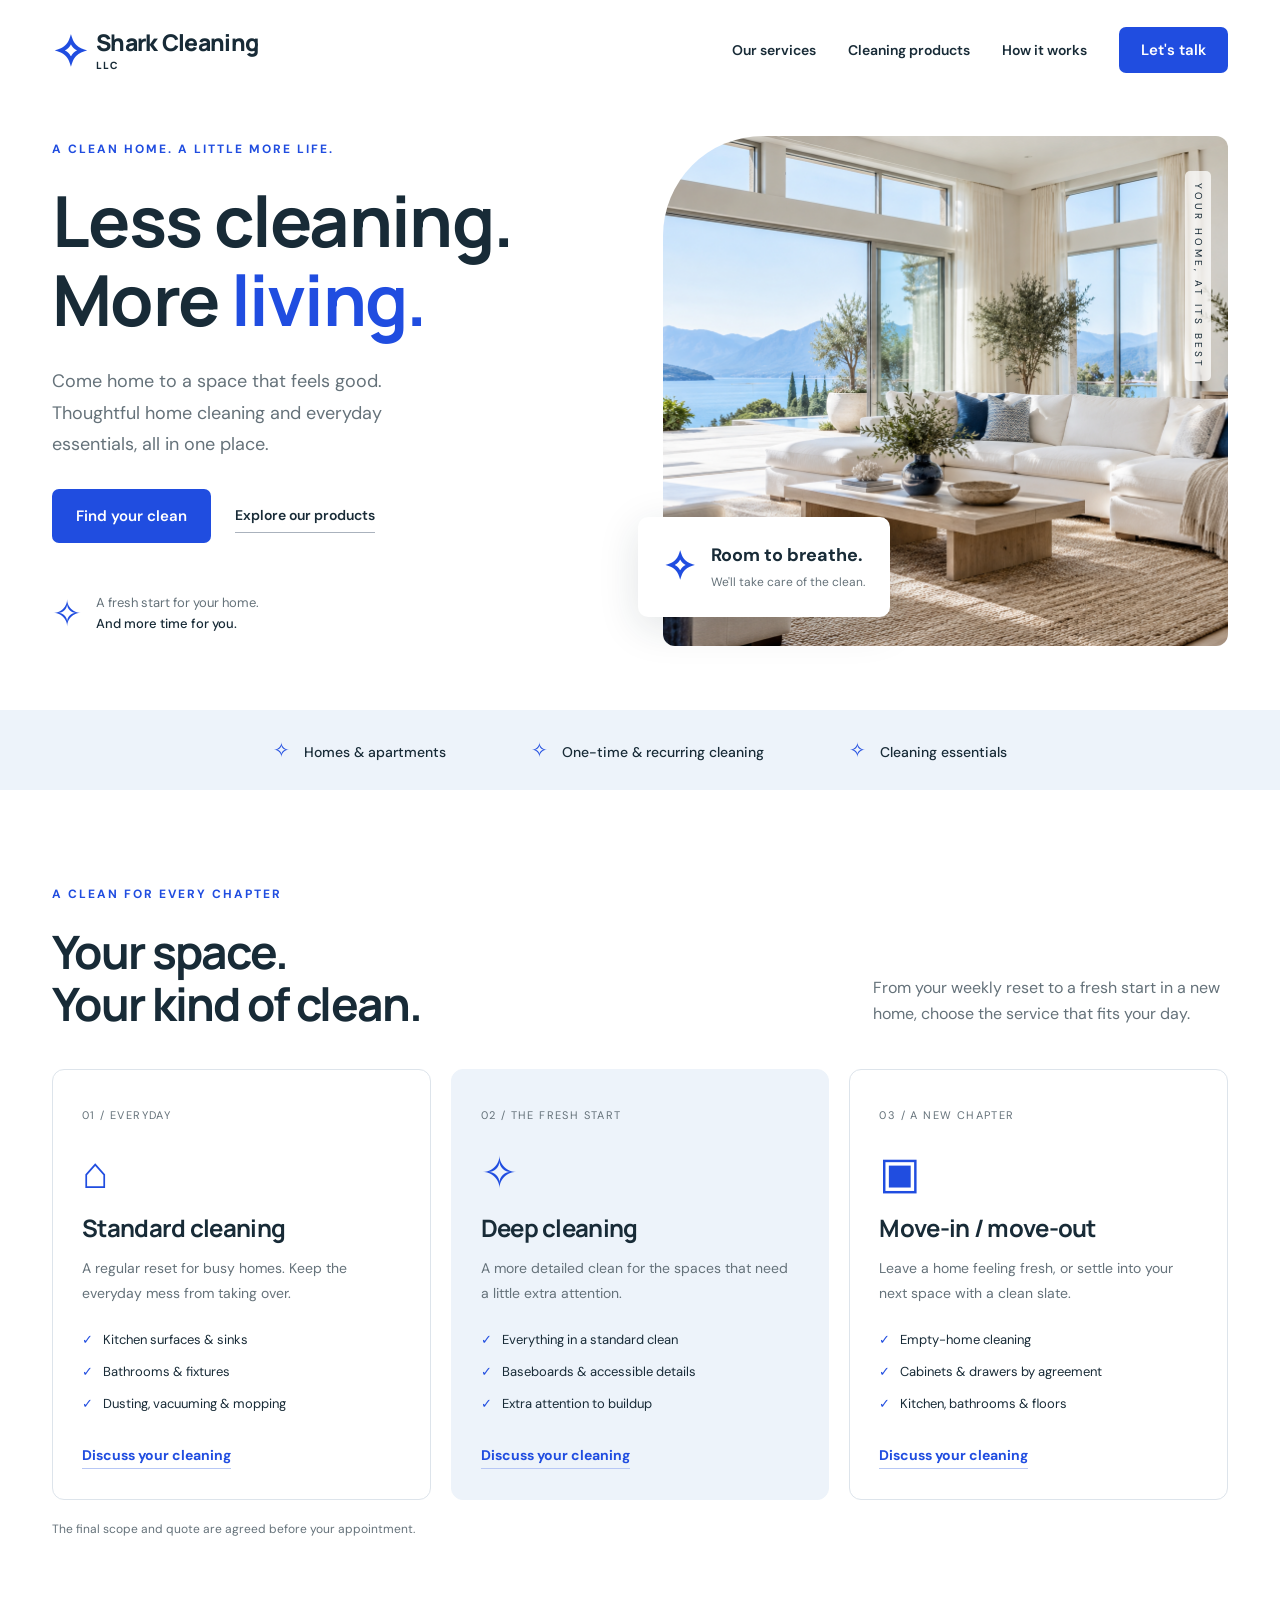
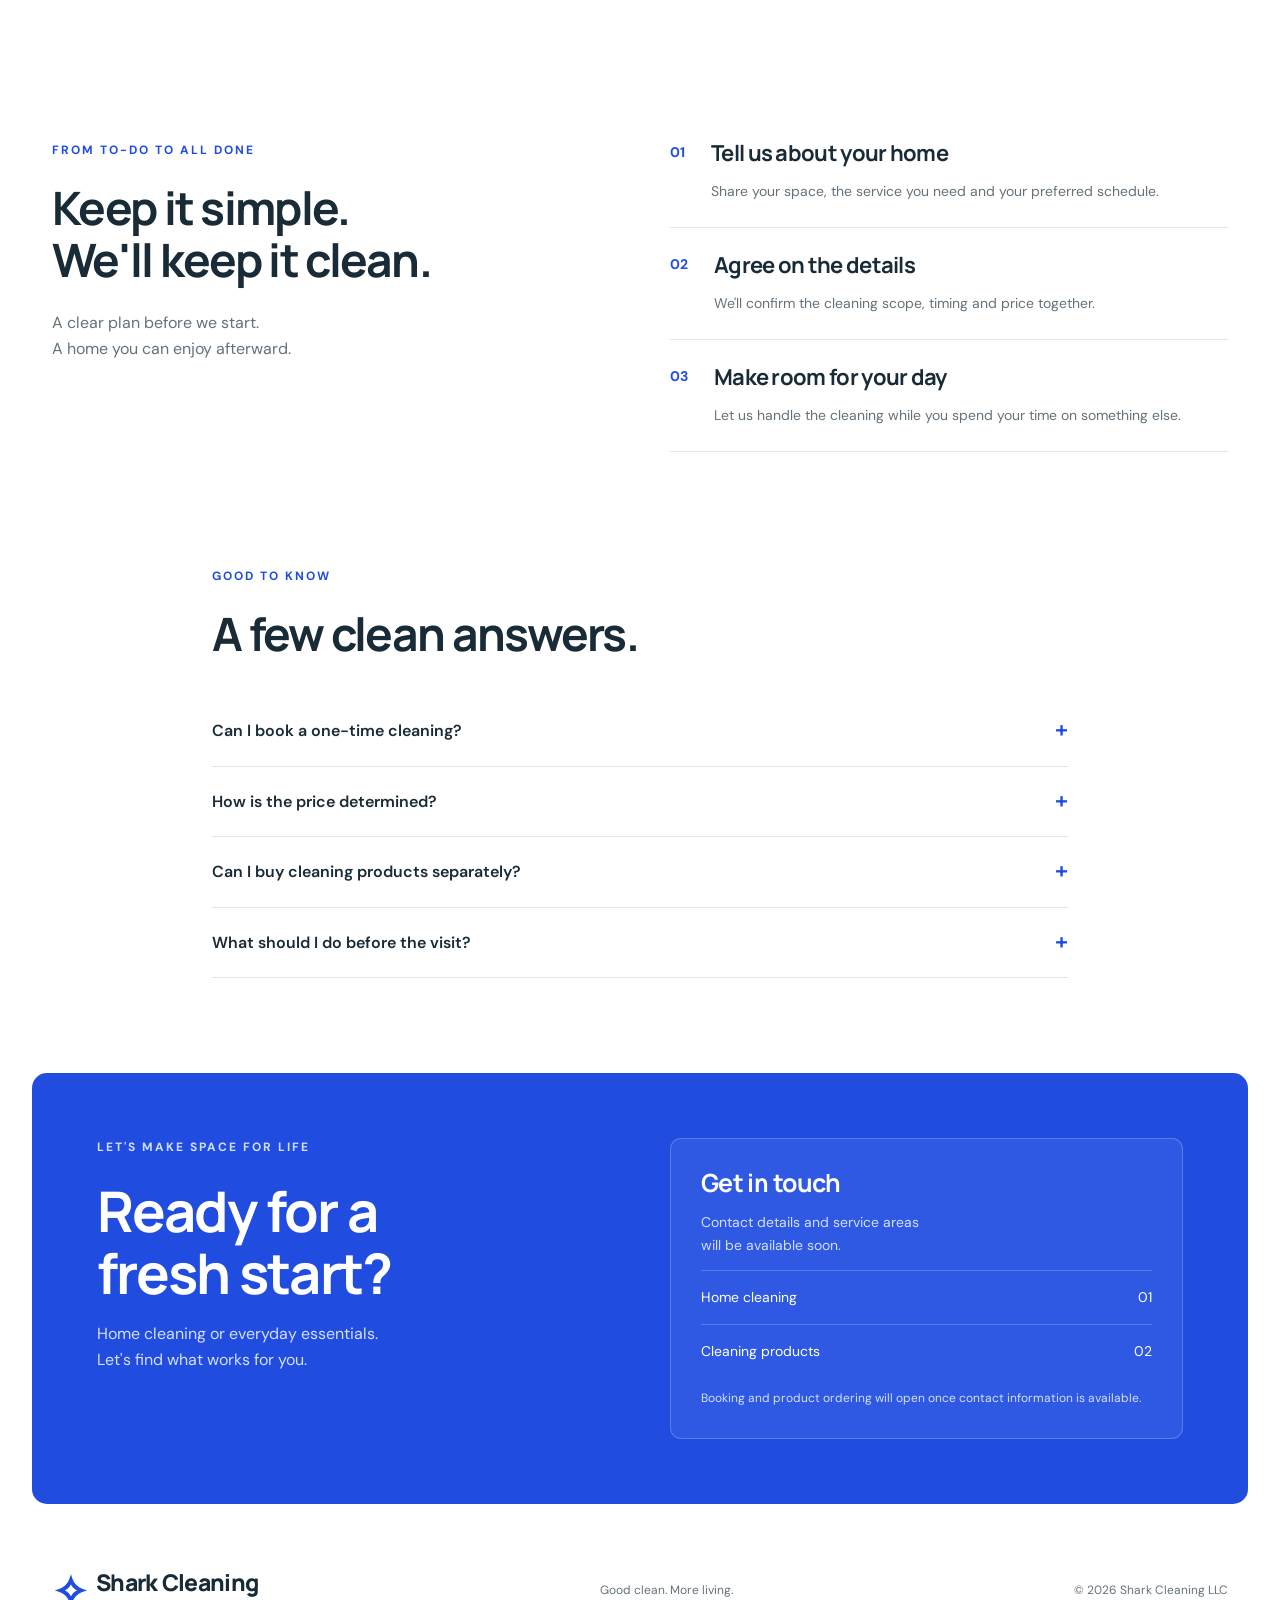
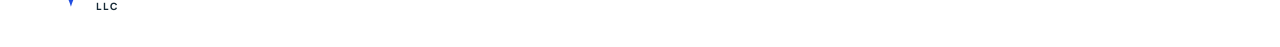
<file: index.html>
<!doctype html>
<html lang="en">
  <head>
    <meta charset="UTF-8" />
    <meta name="viewport" content="width=device-width,initial-scale=1" />
    <title>Shark Cleaning LLC — Home cleaning & cleaning essentials</title>
    <meta
      name="description"
      content="Explore home cleaning services and a collection of cleaning essentials from Shark Cleaning LLC."
    />
    <link
      rel="icon"
      type="image/svg+xml"
      href="data:image/svg+xml,%3Csvg xmlns='http://www.w3.org/2000/svg' viewBox='0 0 32 32'%3E%3Crect width='32' height='32' rx='9' fill='%231d49db'/%3E%3Cpath d='M7 17L16 9l9 8M11 15v10h10V15' fill='none' stroke='white' stroke-width='2.5'/%3E%3C/svg%3E"
    />
    <link rel="stylesheet" href="style.css" />
  </head>
  <body>
    <header>
      <a class="brand" href="#">
        <span class="brandmark">✧</span>
        <span class="brand-name">Shark Cleaning<small>LLC</small></span></a
      ><button class="menu" aria-label="Open navigation" aria-expanded="false">
        ☰
      </button>
      <nav aria-label="Main navigation">
        <a href="#services">Our services</a
        ><a href="cleans.html">Cleaning products</a><a href="#how">How it works</a
        ><a class="button small" href="#contact">Let's talk</a>
      </nav>
    </header>
    <main>
      <section class="hero">
        <div class="hero-copy">
          <p class="eyebrow">A CLEAN HOME. A LITTLE MORE LIFE.</p>
          <h1>Less cleaning.<br />More <span>living.</span></h1>
          <p class="lead">
            Come home to a space that feels good. Thoughtful home cleaning and
            everyday essentials, all in one place.
          </p>
          <div class="actions">
            <a class="button" href="#services">Find your clean</a
            ><a class="text-link" href="cleans.html">Explore our products</a>
          </div>
          <div class="hero-note">
            <span>✧</span>
            <p>
              A fresh start for your home.<br /><strong
                >And more time for you.</strong
              >
            </p>
          </div>
        </div>
        <div class="hero-visual">
          <img
            src="hero.png"
            alt="Bright, freshly cleaned living room with a white sofa and blue accents"
            width="1536"
            height="1024"
          />
          <div class="photo-tag">
            <span>✧</span>
            <div>
              Room to breathe.<small>We'll take care of the clean.</small>
            </div>
          </div>
          <span class="vertical-label">YOUR HOME, AT ITS BEST</span>
        </div>
      </section>
      <div class="ribbon">
        <span>Homes & apartments</span><span>One-time & recurring cleaning</span
        ><span>Cleaning essentials</span>
      </div>
      <section id="services" class="section">
        <div class="section-heading">
          <div>
            <p class="eyebrow">A CLEAN FOR EVERY CHAPTER</p>
            <h2>Your space.<br />Your kind of clean.</h2>
          </div>
          <p>
            From your weekly reset to a fresh start in a new home, choose the
            service that fits your day.
          </p>
        </div>
        <div class="cards">
          <article class="service">
            <span class="card-number">01 / EVERYDAY</span
            ><span class="service-icon">⌂</span>
            <h3>Standard cleaning</h3>
            <p>
              A regular reset for busy homes. Keep the everyday mess from taking
              over.
            </p>
            <ul>
              <li>Kitchen surfaces & sinks</li>
              <li>Bathrooms & fixtures</li>
              <li>Dusting, vacuuming & mopping</li>
            </ul>
            <a href="#contact">Discuss your cleaning</a>
          </article>
          <article class="service featured">
            <span class="card-number">02 / THE FRESH START</span
            ><span class="service-icon">✧</span>
            <h3>Deep cleaning</h3>
            <p>
              A more detailed clean for the spaces that need a little extra
              attention.
            </p>
            <ul>
              <li>Everything in a standard clean</li>
              <li>Baseboards & accessible details</li>
              <li>Extra attention to buildup</li>
            </ul>
            <a href="#contact">Discuss your cleaning</a>
          </article>
          <article class="service">
            <span class="card-number">03 / A NEW CHAPTER</span
            ><span class="service-icon">▣</span>
            <h3>Move-in / move-out</h3>
            <p>
              Leave a home feeling fresh, or settle into your next space with a
              clean slate.
            </p>
            <ul>
              <li>Empty-home cleaning</li>
              <li>Cabinets & drawers by agreement</li>
              <li>Kitchen, bathrooms & floors</li>
            </ul>
            <a href="#contact">Discuss your cleaning</a>
          </article>
        </div>
        <p class="fine">
          The final scope and quote are agreed before your appointment.
        </p>
      </section>
      <section id="how" class="section how">
        <div>
          <p class="eyebrow">FROM TO-DO TO ALL DONE</p>
          <h2>Keep it simple.<br />We'll keep it clean.</h2>
          <p class="how-intro">
            A clear plan before we start.<br />A home you can enjoy afterward.
          </p>
        </div>
        <div class="steps">
          <article>
            <span>01</span>
            <div>
              <h3>Tell us about your home</h3>
              <p>
                Share your space, the service you need and your preferred
                schedule.
              </p>
            </div>
          </article>
          <article>
            <span>02</span>
            <div>
              <h3>Agree on the details</h3>
              <p>
                We'll confirm the cleaning scope, timing and price together.
              </p>
            </div>
          </article>
          <article>
            <span>03</span>
            <div>
              <h3>Make room for your day</h3>
              <p>
                Let us handle the cleaning while you spend your time on
                something else.
              </p>
            </div>
          </article>
        </div>
      </section>
      <section class="faq section">
        <p class="eyebrow">GOOD TO KNOW</p>
        <h2>A few clean answers.</h2>
        <details>
          <summary>Can I book a one-time cleaning?</summary>
          <p>
            Yes. Explore standard, deep and move-in / move-out cleaning. Discuss
            the scope and available appointments before booking.
          </p>
        </details>
        <details>
          <summary>How is the price determined?</summary>
          <p>
            Your quote depends on the home's size, condition and the work
            requested. The price is agreed before the cleaning begins.
          </p>
        </details>
        <details>
          <summary>Can I buy cleaning products separately?</summary>
          <p>
            The cleaning collection is a separate part of our offering. Explore
            All Purpose Cleaner, Bathroom Foam Spray, Glass Cleaner and Cleaning
            Paste above. Prices and ordering information will be added here.
          </p>
        </details>
        <details>
          <summary>What should I do before the visit?</summary>
          <p>
            Put away personal items, arrange access and tell us about any
            surfaces or areas that need special care. We'll agree on the rest
            together.
          </p>
        </details>
      </section>
      <section id="contact" class="contact">
        <div>
          <p class="eyebrow">LET'S MAKE SPACE FOR LIFE</p>
          <h2>Ready for a<br />fresh start?</h2>
          <p>
            Home cleaning or everyday essentials.<br />Let's find what works for
            you.
          </p>
        </div>
        <div class="contact-card">
          <h3>Get in touch</h3>
          <p>Contact details and service areas<br />will be available soon.</p>
          <div class="contact-row">
            <span>Home cleaning</span><span>01</span>
          </div>
          <div class="contact-row">
            <span>Cleaning products</span><span>02</span>
          </div>
          <p class="contact-note">
            Booking and product ordering will open once contact information is
            available.
          </p>
        </div>
      </section>
    </main>
    <footer>
      <a class="brand" href="#"
        ><span class="brandmark">✧</span
        ><span class="brand-name">Shark Cleaning<small>LLC</small></span></a
      >
      <p>Good clean. More living.</p>
      <span>© <span id="year">2026</span> Shark Cleaning LLC</span>
    </footer>
    <script src="script.js"></script>
  </body>
</html>
</file>
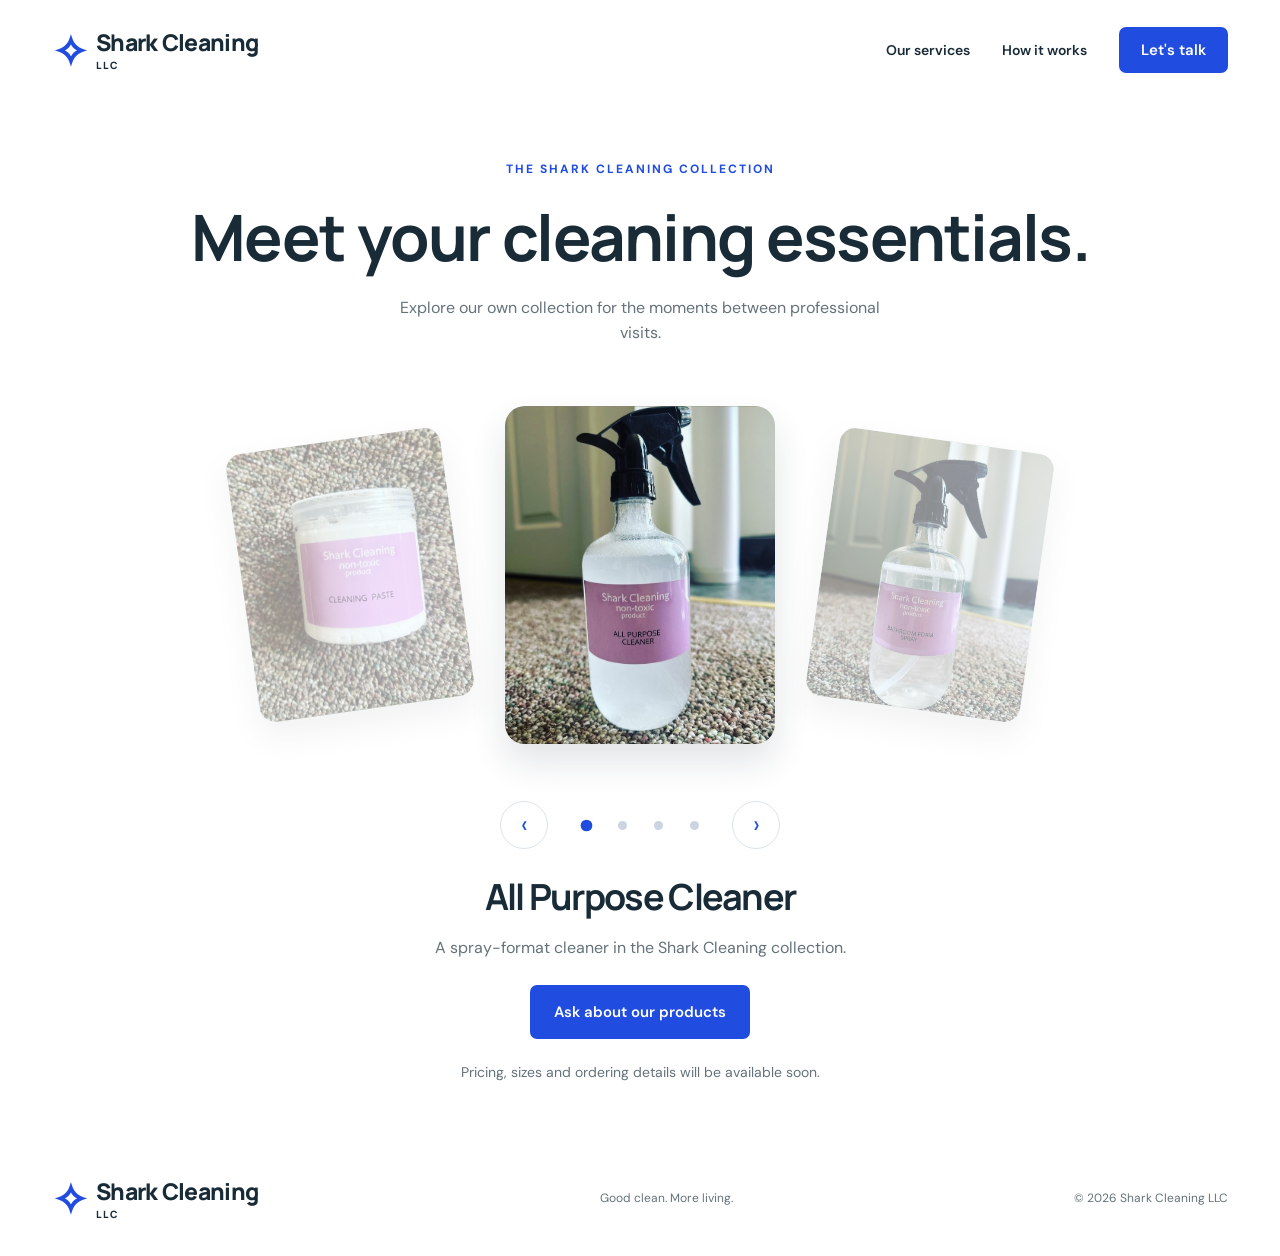
<file: cleans.html>
<!DOCTYPE html>
<html lang="en">
<head>
  <meta charset="UTF-8">
  <meta name="viewport" content="width=device-width, initial-scale=1">
  <title>Cleaning Products | Shark Cleaning LLC</title>

  <link rel="stylesheet" href="style.css">

  <style>
    .catalog {
      max-width: 1100px;
      margin: auto;
      padding: 60px 22px 80px;
      text-align: center;
    }

    .catalog h1 {
      font-size: clamp(36px, 6vw, 64px);
    }

    .catalog-intro {
      color: #65727a;
      margin: 22px auto 35px;
      max-width: 520px;
    }

    .carousel {
      position: relative;
      height: 420px;
      overflow: hidden;
      touch-action: pan-y;
    }

    .slide {
      position: absolute;
      top: 25px;
      left: 50%;
      width: 270px;
      margin-left: -135px;
      opacity: 0;
      transform: translateX(0) scale(.7);
      transition: transform .55s ease, opacity .55s ease;
      pointer-events: none;
    }

    .slide.active {
      opacity: 1;
      transform: translateX(0) scale(1);
      z-index: 3;
    }

    .slide.previous {
      opacity: .45;
      transform: translateX(-290px) scale(.8) rotate(-8deg);
      z-index: 2;
    }

    .slide.next {
      opacity: .45;
      transform: translateX(290px) scale(.8) rotate(8deg);
      z-index: 2;
    }

    .catalog-photo {
      position: relative;
      aspect-ratio: 709 / 887;
      overflow: hidden;
      border-radius: 20px;
      background: #e9edf1;
      box-shadow: 0 18px 35px #182b3720;
    }

    .catalog-photo img {
      position: absolute;
      top: 0;
      left: 0;
      width: 100%;
      height: auto;
      transform: translateY(-19.2057%);
    }

    .catalog-photo.paste img {
      width: 125%;
      max-width: none;
      left: -12.5%;
      transform: translateY(-25%);
    }

    .carousel-controls {
      display: flex;
      align-items: center;
      justify-content: center;
      gap: 22px;
      margin-bottom: 28px;
    }

    .carousel-button {
      width: 48px;
      height: 48px;
      border: 1px solid #dce3ed;
      border-radius: 50%;
      background: white;
      color: #204de0;
      font-size: 25px;
      cursor: pointer;
    }

    .carousel-button:hover {
      background: #edf3fa;
    }

    .carousel-dots {
      display: flex;
      gap: 4px;
    }

    .carousel-dot {
      width: 32px;
      height: 32px;
      border: none;
      background: transparent;
      cursor: pointer;
      display: grid;
      place-items: center;
    }

    .carousel-dot::before {
      content: "";
      width: 9px;
      height: 9px;
      background: #cbd4e0;
      border-radius: 50%;
    }

    .carousel-dot[aria-current="true"]::before {
      background: #204de0;
      transform: scale(1.3);
    }

    .product-info {
      max-width: 520px;
      margin: auto;
    }

    .product-info h2 {
      font-size: clamp(26px, 4vw, 36px);
    }

    .product-info p {
      color: #65727a;
      margin: 18px 0 24px;
    }

    .catalog-note {
      margin-top: 22px;
      font-size: 14px;
      color: #65727a;
    }

    @media (max-width: 700px) {
      .catalog {
        padding-top: 35px;
      }

      .carousel {
        height: 350px;
      }

      .slide {
        width: 225px;
        margin-left: -112.5px;
      }

      .slide.previous {
        transform: translateX(-205px) scale(.75) rotate(-8deg);
      }

      .slide.next {
        transform: translateX(205px) scale(.75) rotate(8deg);
      }
    }

    @media (prefers-reduced-motion: reduce) {
      .slide {
        transition: none;
      }
    }
  </style>
</head>

<body>
  <header>
    <a class="brand" href="index.html">
      <span class="brandmark" aria-hidden="true">✧</span>
      <span class="brand-name">
        Shark Cleaning
        <small>LLC</small>
      </span>
    </a>

    <button
      class="menu"
      aria-label="Open navigation"
      aria-expanded="false"
    >☰</button>

    <nav aria-label="Main navigation">
      <a href="index.html#services">Our services</a>
      <a href="index.html#how">How it works</a>
      <a class="button small" href="index.html#contact">Let's talk</a>
    </nav>
  </header>

  <main>
    <section class="catalog" aria-labelledby="catalog-title">
      <p class="eyebrow">THE SHARK CLEANING COLLECTION</p>
      <h1 id="catalog-title">Meet your cleaning essentials.</h1>

      <p class="catalog-intro">
        Explore our own collection for the moments
        between professional visits.
      </p>

      <div
        class="carousel"
        id="carousel"
        role="region"
        aria-roledescription="carousel"
        aria-label="Cleaning products"
        tabindex="0"
      >
        <div class="slide">
          <div class="catalog-photo">
            <img
              src="IMG_4723.jpeg"
              alt="Shark Cleaning All Purpose Cleaner"
              width="709"
              height="1536"
            >
          </div>
        </div>

        <div class="slide">
          <div class="catalog-photo">
            <img
              src="IMG_4722.jpeg"
              alt="Shark Cleaning Bathroom Foam Spray"
              width="709"
              height="1536"
            >
          </div>
        </div>

        <div class="slide">
          <div class="catalog-photo">
            <img
              src="IMG_4721.jpeg"
              alt="Shark Cleaning Glass Cleaner"
              width="709"
              height="1536"
            >
          </div>
        </div>

        <div class="slide">
          <div class="catalog-photo paste">
            <img
              src="IMG_4724.jpeg"
              alt="Shark Cleaning Cleaning Paste"
              width="709"
              height="1536"
            >
          </div>
        </div>
      </div>

      <div class="carousel-controls">
        <button
          class="carousel-button"
          id="previous-product"
          aria-label="Previous product"
          aria-controls="carousel"
        >‹</button>

        <div class="carousel-dots" aria-label="Choose a product">
          <button class="carousel-dot" aria-label="Show All Purpose Cleaner"></button>
          <button class="carousel-dot" aria-label="Show Bathroom Foam Spray"></button>
          <button class="carousel-dot" aria-label="Show Glass Cleaner"></button>
          <button class="carousel-dot" aria-label="Show Cleaning Paste"></button>
        </div>

        <button
          class="carousel-button"
          id="next-product"
          aria-label="Next product"
          aria-controls="carousel"
        >›</button>
      </div>

      <div class="product-info" aria-live="polite" aria-atomic="true">
        <h2 id="product-name">All Purpose Cleaner</h2>
        <p id="product-description">
          A spray-format cleaner in the Shark Cleaning collection.
        </p>
      </div>

      <a class="button" href="index.html#contact">
        Ask about our products
      </a>

      <p class="catalog-note">
        Pricing, sizes and ordering details will be available soon.
      </p>
    </section>
  </main>

  <footer>
    <a class="brand" href="index.html">
      <span class="brandmark" aria-hidden="true">✧</span>
      <span class="brand-name">
        Shark Cleaning
        <small>LLC</small>
      </span>
    </a>

    <p>Good clean. More living.</p>
    <span>© <span id="year">2026</span> Shark Cleaning LLC</span>
  </footer>

  <script src="script.js"></script>

  <script>
    const products = [
      {
        name: "All Purpose Cleaner",
        description:
          "A spray-format cleaner in the Shark Cleaning collection."
      },
      {
        name: "Bathroom Foam Spray",
        description:
          "A bathroom cleaning spray from our own collection."
      },
      {
        name: "Glass Cleaner",
        description:
          "Our glass cleaning product in a spray bottle."
      },
      {
        name: "Cleaning Paste",
        description:
          "Our cleaning paste, available in a jar."
      }
    ];

    const carousel = document.getElementById("carousel");
    const slides = Array.from(carousel.querySelectorAll(".slide"));
    const dots = Array.from(document.querySelectorAll(".carousel-dot"));
    const productName = document.getElementById("product-name");
    const productDescription =
      document.getElementById("product-description");

    let current = 0;

    function showProduct(index) {
      current = (index + products.length) % products.length;

      slides.forEach((slide, i) => {
        slide.classList.remove("active", "previous", "next");
        slide.setAttribute("aria-hidden", String(i !== current));

        if (i === current) {
          slide.classList.add("active");
        } else if (
          i === (current - 1 + products.length) % products.length
        ) {
          slide.classList.add("previous");
        } else if (i === (current + 1) % products.length) {
          slide.classList.add("next");
        }
      });

      dots.forEach((dot, i) => {
        dot.setAttribute("aria-current", String(i === current));
      });

      productName.textContent = products[current].name;
      productDescription.textContent = products[current].description;
    }

    document.getElementById("previous-product")
      .addEventListener("click", () => showProduct(current - 1));

    document.getElementById("next-product")
      .addEventListener("click", () => showProduct(current + 1));

    dots.forEach((dot, i) => {
      dot.addEventListener("click", () => showProduct(i));
    });

    carousel.addEventListener("keydown", (event) => {
      if (event.key === "ArrowRight") {
        event.preventDefault();
        showProduct(current + 1);
      }

      if (event.key === "ArrowLeft") {
        event.preventDefault();
        showProduct(current - 1);
      }
    });

    let touchStart = null;

    carousel.addEventListener("touchstart", (event) => {
      if (event.touches.length !== 1) {
        touchStart = null;
        return;
      }

      touchStart = {
        x: event.touches[0].clientX,
        y: event.touches[0].clientY
      };
    }, { passive: true });

    carousel.addEventListener("touchend", (event) => {
      if (!touchStart) return;

      const dx = event.changedTouches[0].clientX - touchStart.x;
      const dy = event.changedTouches[0].clientY - touchStart.y;

      if (Math.abs(dx) > 45 && Math.abs(dx) > Math.abs(dy)) {
        showProduct(current + (dx < 0 ? 1 : -1));
      }

      touchStart = null;
    }, { passive: true });

    carousel.addEventListener("touchcancel", () => {
      touchStart = null;
    }, { passive: true });

    showProduct(0);
  </script>
</body>
</html>
</file>
<file: style.css>
@import url("https://fonts.googleapis.com/css2?family=DM+Sans:wght@400;500;600;700&family=Manrope:wght@400;500;600;700;800&display=swap");
:root {
  --blue: #204de0;
  --ink: #182b37;
  --muted: #65727a;
  --pale: #edf3fa;
}
* {
  box-sizing: border-box;
}
html {
  scroll-behavior: smooth;
  scroll-padding-top: 90px;
}
body {
  margin: 0;
  background: #fff;
  color: var(--ink);
  font-family: "DM Sans", Arial, sans-serif;
  font-size: 16px;
  line-height: 1.6;
}
a {
  color: inherit;
  text-decoration: none;
}
button {
  font: inherit;
}
header {
  height: 100px;
  max-width: 1320px;
  margin: auto;
  padding: 0 52px;
  display: flex;
  align-items: center;
  justify-content: space-between;
}
.brand {
  font-family: Manrope, Arial, sans-serif;
  font-size: 27px;
  font-weight: 800;
  letter-spacing: -1px;
  display: flex;
  align-items: center;
  gap: 9px;
}
.brandmark {
  color: var(--blue);
  font-size: 43px;
  line-height: 1;
}
.brand-small {
  font-size: 9px;
  letter-spacing: 2px;
  align-self: flex-end;
  margin-bottom: 8px;
  margin-left: 2px;
}
nav {
  display: flex;
  gap: 32px;
  align-items: center;
  font-size: 14px;
  font-weight: 600;
}
.button {
  display: inline-flex;
  background: var(--blue);
  color: white;
  align-items: center;
  justify-content: center;
  border-radius: 7px;
  padding: 15px 24px;
  font-weight: 600;
  font-size: 15px;
  transition:
    background 0.2s,
    transform 0.2s;
}
.button:hover {
  background: #1238b7;
  transform: translateY(-2px);
}
.small {
  padding: 11px 22px;
}
.menu {
  display: none;
}
.hero {
  max-width: 1320px;
  min-height: 610px;
  margin: auto;
  display: grid;
  grid-template-columns: 1fr 1fr;
  padding: 32px 52px 60px;
  gap: 45px;
  align-items: center;
}
.eyebrow {
  font-size: 12px;
  font-weight: 700;
  letter-spacing: 2px;
  color: var(--blue);
  margin: 0 0 22px;
}
h1,
h2,
h3 {
  font-family: Manrope, Arial, sans-serif;
  line-height: 1.12;
  margin: 0;
  font-weight: 700;
  letter-spacing: -1.7px;
}
h1 {
  font-size: clamp(48px, 5.5vw, 76px);
}
h1 span {
  color: var(--blue);
}
.lead {
  max-width: 410px;
  font-size: 18px;
  color: var(--muted);
  line-height: 1.75;
  margin: 28px 0;
}
.actions {
  display: flex;
  align-items: center;
  gap: 24px;
}
.text-link {
  font-size: 14px;
  font-weight: 600;
  border-bottom: 1px solid #aab2bd;
  padding: 5px 0;
}
.hero-note {
  display: flex;
  gap: 14px;
  align-items: center;
  margin-top: 42px;
}
.hero-note > span {
  font-size: 36px;
  color: var(--blue);
}
.hero-note p {
  font-size: 13px;
  color: var(--muted);
  line-height: 1.6;
  margin: 0;
}
.hero-note strong {
  font-weight: 500;
  color: var(--ink);
}
.hero-visual {
  position: relative;
  min-width: 0;
}
.hero-visual img {
  width: 100%;
  height: 510px;
  object-fit: cover;
  border-radius: 100px 12px 12px 12px;
  display: block;
  background: #e5eef5;
}
.photo-tag {
  position: absolute;
  bottom: 29px;
  left: -25px;
  background: white;
  padding: 19px 25px;
  border-radius: 10px;
  display: flex;
  gap: 15px;
  align-items: center;
  box-shadow: 0 10px 40px #142e3821;
  font-weight: 700;
  font-size: 18px;
}
.photo-tag > span {
  font-size: 39px;
  color: var(--blue);
}
.photo-tag small {
  display: block;
  color: var(--muted);
  font-size: 12px;
  font-weight: 400;
  margin-top: 3px;
}
.vertical-label {
  position: absolute;
  right: 17px;
  top: 35px;
  writing-mode: vertical-rl;
  font-size: 10px;
  letter-spacing: 3px;
  background: #ffffffbc;
  padding: 12px 5px;
  border-radius: 5px;
}
.ribbon {
  display: flex;
  justify-content: center;
  gap: 85px;
  background: var(--pale);
  padding: 24px;
  font-size: 14px;
  font-weight: 500;
}
.ribbon span:before {
  content: "✧";
  color: var(--blue);
  margin-right: 14px;
  font-size: 20px;
}
.section {
  max-width: 1320px;
  margin: auto;
  padding: 95px 52px;
}
.section-heading {
  display: flex;
  justify-content: space-between;
  gap: 45px;
  align-items: flex-end;
  margin-bottom: 40px;
}
h2 {
  font-size: 46px;
}
.section-heading > p {
  max-width: 355px;
  color: var(--muted);
  margin: 0 0 3px;
  font-size: 16px;
}
.cards {
  display: grid;
  grid-template-columns: repeat(3, 1fr);
  gap: 20px;
}
.service {
  border: 1px solid #dde4eb;
  border-radius: 12px;
  padding: 31px 29px;
}
.featured {
  background: var(--pale);
  border-color: var(--pale);
}
.card-number {
  font-size: 11px;
  letter-spacing: 1.4px;
  color: var(--muted);
}
.service-icon {
  display: block;
  font-size: 44px;
  color: var(--blue);
  margin: 24px 0 20px;
  line-height: 1;
}
h3 {
  font-size: 24px;
  letter-spacing: -0.7px;
}
.service p,
.product p {
  color: var(--muted);
  font-size: 14px;
  line-height: 1.8;
}
.service ul {
  padding: 0;
  list-style: none;
  font-size: 13px;
  margin: 24px 0 28px;
}
.service li {
  margin: 11px 0;
}
.service li:before {
  content: "✓";
  color: var(--blue);
  margin-right: 10px;
}
.service a {
  font-size: 14px;
  color: var(--blue);
  font-weight: 700;
  border-bottom: 1px solid #b7c7f5;
  padding-bottom: 4px;
}
.fine {
  color: var(--muted);
  font-size: 12px;
  margin-top: 20px;
}
.products {
  max-width: none;
  background: #f5f7f9;
  padding-left: max(52px, calc((100vw - 1216px) / 2));
  padding-right: max(52px, calc((100vw - 1216px) / 2));
}
.product-grid {
  display: grid;
  grid-template-columns: repeat(3, 1fr);
  gap: 24px;
}
.product-art {
  height: 290px;
  border-radius: 11px;
  padding: 22px 26px;
  position: relative;
  overflow: hidden;
  display: flex;
  flex-direction: column;
  justify-content: space-between;
}
.p1 {
  background: #dbe7fb;
  color: #2349b9;
}
.p2 {
  background: #1f49d6;
  color: #fff;
}
.p3 {
  background: #d6e8e8;
  color: #254d50;
}
.product-art > span {
  font-size: 13px;
  letter-spacing: 2px;
}
.product-art p {
  font-size: 10px;
  letter-spacing: 2px;
  color: inherit;
}
.product-art h3 {
  font-size: 35px;
  line-height: 1.15;
  position: relative;
  z-index: 1;
}
.art-star {
  position: absolute;
  right: 14px;
  top: 23px;
  font-size: 155px;
  opacity: 0.25;
  line-height: 1;
}
.product-title {
  display: flex;
  justify-content: space-between;
  align-items: center;
  gap: 10px;
  margin-top: 23px;
}
.product-title h3 {
  font-size: 19px;
}
.product-title > span {
  font-size: 11px;
  color: var(--muted);
}
.product-footer {
  display: flex;
  align-items: center;
  justify-content: space-between;
  border-top: 1px solid #dbe1e7;
  padding-top: 27px;
  margin-top: 30px;
  gap: 20px;
}
.product-footer p {
  font-size: 14px;
  color: var(--muted);
}
.dark {
  background: var(--ink);
}
.how {
  display: grid;
  grid-template-columns: 1fr 1fr;
  gap: 60px;
}
.how-intro {
  color: var(--muted);
  margin-top: 25px;
}
.steps article {
  display: flex;
  gap: 26px;
  padding: 25px 0;
  border-bottom: 1px solid #dfe4e9;
}
.steps article:first-child {
  padding-top: 0;
}
.steps article > span {
  font-size: 14px;
  color: var(--blue);
  font-weight: 700;
}
.steps h3 {
  font-size: 22px;
}
.steps p {
  font-size: 14px;
  color: var(--muted);
  margin-bottom: 0;
}
.faq {
  padding-top: 20px;
  max-width: 960px;
}
.faq h2 {
  margin-bottom: 36px;
}
.faq details {
  border-bottom: 1px solid #dfe4e9;
  padding: 22px 0;
}
.faq summary {
  cursor: pointer;
  font-weight: 600;
  list-style: none;
  display: flex;
  justify-content: space-between;
  gap: 20px;
}
.faq summary:after {
  content: "+";
  color: var(--blue);
  font-size: 23px;
  line-height: 1;
}
.faq details[open] summary:after {
  content: "−";
}
.faq details p {
  color: var(--muted);
  font-size: 14px;
  max-width: 680px;
}
.contact {
  max-width: 1216px;
  margin: 0 auto 65px;
  background: var(--blue);
  border-radius: 15px;
  color: #fff;
  padding: 65px;
  display: grid;
  grid-template-columns: 1fr 1fr;
  gap: 60px;
}
.contact .eyebrow {
  color: #d2dfff;
}
.contact h2 {
  font-size: 56px;
}
.contact > div > p {
  color: #d5dfff;
}
.contact-card {
  background: #ffffff12;
  border: 1px solid #ffffff35;
  border-radius: 11px;
  padding: 30px;
}
.contact-card h3 {
  font-size: 25px;
}
.contact-card p {
  font-size: 14px;
  color: #d5dfff;
}
.contact-row {
  display: flex;
  justify-content: space-between;
  padding: 15px 0;
  border-top: 1px solid #ffffff30;
  font-size: 14px;
}
.contact-note {
  font-size: 12px !important;
  margin-bottom: 0;
}
footer {
  max-width: 1320px;
  margin: auto;
  padding: 0 52px 35px;
  display: flex;
  justify-content: space-between;
  align-items: center;
  gap: 20px;
}
footer .brand {
  font-size: 22px;
}
footer p,
footer > span {
  font-size: 12px;
  color: var(--muted);
}
a:focus-visible,
button:focus-visible,
summary:focus-visible {
  outline: 3px solid #77a6ff;
  outline-offset: 5px;
}
section {
  scroll-margin-top: 25px;
}
@media (max-width: 1000px) {
  header {
    padding: 0 30px;
  }
  nav {
    gap: 20px;
  }
  .brand-small {
    display: none;
  }
  .hero {
    padding: 20px 30px 50px;
    gap: 30px;
  }
  h1 {
    font-size: 57px;
  }
  .hero-visual img {
    height: 470px;
  }
  .actions {
    gap: 15px;
    flex-wrap: wrap;
  }
  .ribbon {
    gap: 30px;
  }
  .section {
    padding: 70px 30px;
  }
  .products {
    padding: 70px 30px;
  }
  .service {
    padding: 24px 20px;
  }
  .contact {
    margin: 0 30px 50px;
    padding: 45px;
    gap: 35px;
  }
  .contact h2 {
    font-size: 48px;
  }
  .product-title {
    align-items: flex-start;
    flex-direction: column;
  }
  footer {
    padding: 0 30px 30px;
  }
}
@media (max-width: 700px) {
  header {
    height: 80px;
    padding: 0 22px;
    position: relative;
  }
  .brand {
    font-size: 24px;
  }
  .menu {
    display: block;
    border: 0;
    background: var(--pale);
    border-radius: 7px;
    padding: 6px 12px;
    color: var(--ink);
    font-size: 22px;
  }
  nav {
    display: none;
    position: absolute;
    top: 75px;
    left: 20px;
    right: 20px;
    z-index: 10;
    background: #fff;
    box-shadow: 0 10px 30px #182b3722;
    padding: 22px;
    border-radius: 10px;
    align-items: stretch;
  }
  nav.open {
    display: flex;
    flex-direction: column;
    gap: 20px;
  }
  .hero {
    grid-template-columns: 1fr;
    padding: 28px 22px 40px;
    gap: 35px;
  }
  h1 {
    font-size: 58px;
  }
  .eyebrow {
    font-size: 10px;
    letter-spacing: 1.7px;
    margin-bottom: 18px;
  }
  .lead {
    font-size: 16px;
    margin: 23px 0;
  }
  .hero-note {
    margin-top: 25px;
  }
  .hero-visual img {
    height: 370px;
    border-top-left-radius: 70px;
  }
  .photo-tag {
    left: 15px;
    bottom: 20px;
    padding: 15px 19px;
    font-size: 16px;
  }
  .ribbon {
    gap: 14px;
    justify-content: flex-start;
    flex-wrap: wrap;
    padding: 20px 22px;
    font-size: 12px;
  }
  .ribbon span:before {
    margin-right: 7px;
  }
  .section,
  .products {
    padding: 58px 22px;
  }
  .section-heading {
    display: block;
    margin-bottom: 28px;
  }
  .section-heading > p {
    margin-top: 23px;
  }
  h2 {
    font-size: 37px;
  }
  .cards,
  .product-grid,
  .how {
    grid-template-columns: 1fr;
  }
  .service {
    padding: 28px;
  }
  .service-icon {
    margin: 20px 0;
  }
  .service p {
    max-width: 400px;
  }
  .product-art {
    height: 260px;
  }
  .product-title {
    flex-direction: row;
    align-items: center;
  }
  .product-footer {
    flex-direction: column;
    align-items: flex-start;
  }
  .how {
    gap: 32px;
  }
  .faq {
    padding-top: 10px;
  }
  .faq summary {
    font-size: 15px;
  }
  .contact {
    margin: 0 22px 35px;
    padding: 33px 25px;
    grid-template-columns: 1fr;
    gap: 25px;
  }
  .contact h2 {
    font-size: 45px;
  }
  .contact-card {
    padding: 23px;
  }
  footer {
    padding: 0 22px 28px;
    flex-wrap: wrap;
  }
  footer p {
    display: none;
  }
  footer > span {
    font-size: 11px;
  }
  .product-art h3 {
    font-size: 37px;
  }
}
@media (prefers-reduced-motion: reduce) {
  html {
    scroll-behavior: auto;
  }
  .button {
    transition: none;
  }
}

/* Shark Cleaning brand and real product collection */
.brand-name {
  display: flex;
  flex-direction: column;
  font-size: 23px;
  line-height: 1.2;
  letter-spacing: -0.7px;
}
.brand-name small {
  font-size: 10px;
  letter-spacing: 2px;
  margin-top: 3px;
}
.real-products {
  grid-template-columns: repeat(4, minmax(0, 1fr));
  gap: 20px;
}
.product-photo {
  position: relative;
  overflow: hidden;
  aspect-ratio: 709/887;
  border-radius: 11px;
  background: #dae1dc;
}
.product-photo img {
  position: absolute;
  top: 0;
  left: 0;
  width: 100%;
  height: auto;
  display: block;
  transform: translateY(-19.2057%);
}
.product-photo.paste {
  aspect-ratio: 709/887;
  background: #dce1dc;
}
.product-photo.paste img {
  top: 10%;
  transform: translateY(-25%);
}
.real-products .product-title h3 {
  font-size: 20px;
  line-height: 1.3;
}
.product-enquire {
  font-size: 14px;
  font-weight: 600;
  color: var(--blue);
  border-bottom: 1px solid #b7c7f5;
  padding-bottom: 3px;
}
.real-products .product p {
  min-height: 51px;
}
.product-photo.paste {
  background: #808273;
}
.product-photo.paste img {
  top: 0;
  transform: translateY(-25%);
  width: 125%;
  max-width: none;
  left: -12.5%;
}
.product-photo.paste {
  aspect-ratio: 1/1.251;
}
@media (max-width: 1000px) {
  .real-products {
    grid-template-columns: repeat(2, minmax(0, 1fr));
  }
  .brand-name {
    font-size: 20px;
  }
  nav {
    gap: 20px;
  }
}
@media (max-width: 700px) {
  .real-products {
    grid-template-columns: repeat(2, minmax(0, 1fr));
    gap: 26px 15px;
  }
  .real-products .product-title h3 {
    font-size: 17px;
  }
  .real-products .product p {
    font-size: 13px;
    min-height: 70px;
  }
  .product-enquire {
    font-size: 12px;
  }
  .brand-name {
    font-size: 22px;
  }
  .product-photo {
    border-radius: 8px;
  }
}
@media (max-width: 360px) {
  .real-products {
    grid-template-columns: 1fr;
  }
  .real-products .product p {
    min-height: 0;
  }
}
</file>
